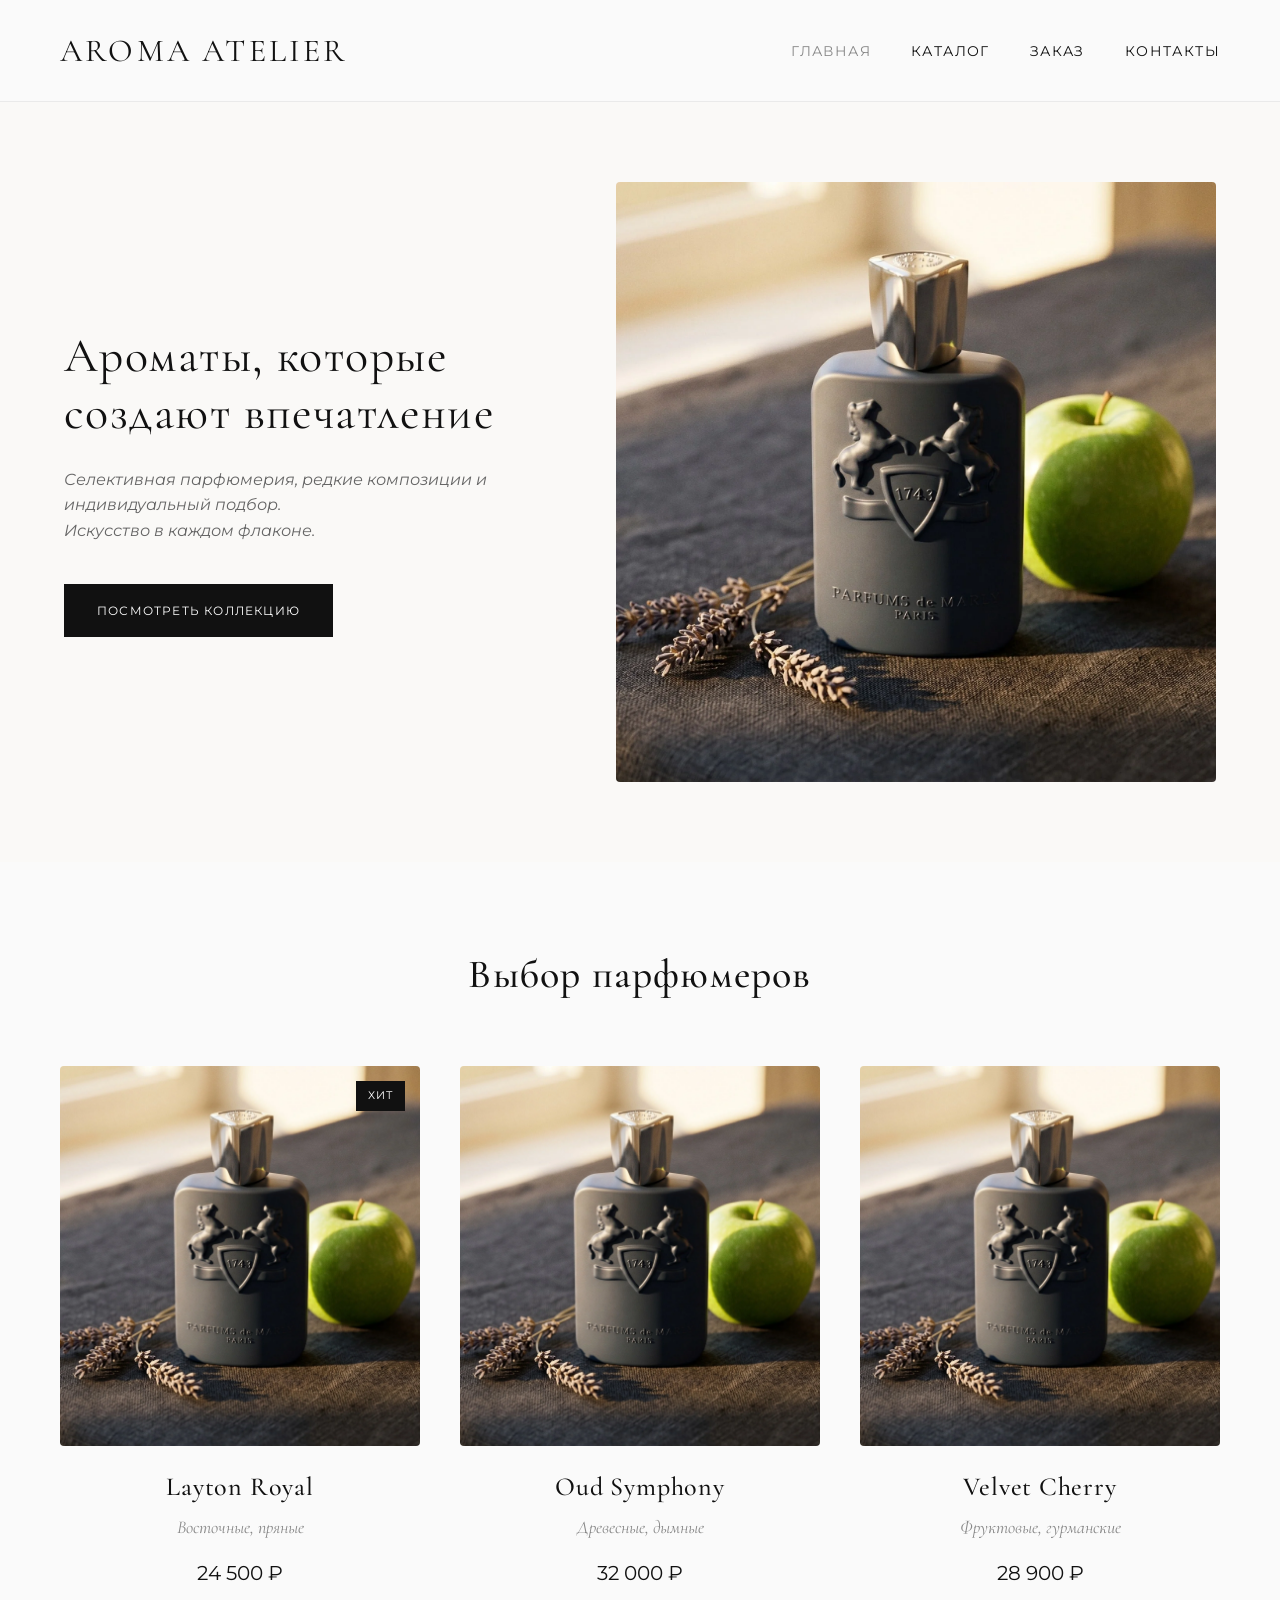
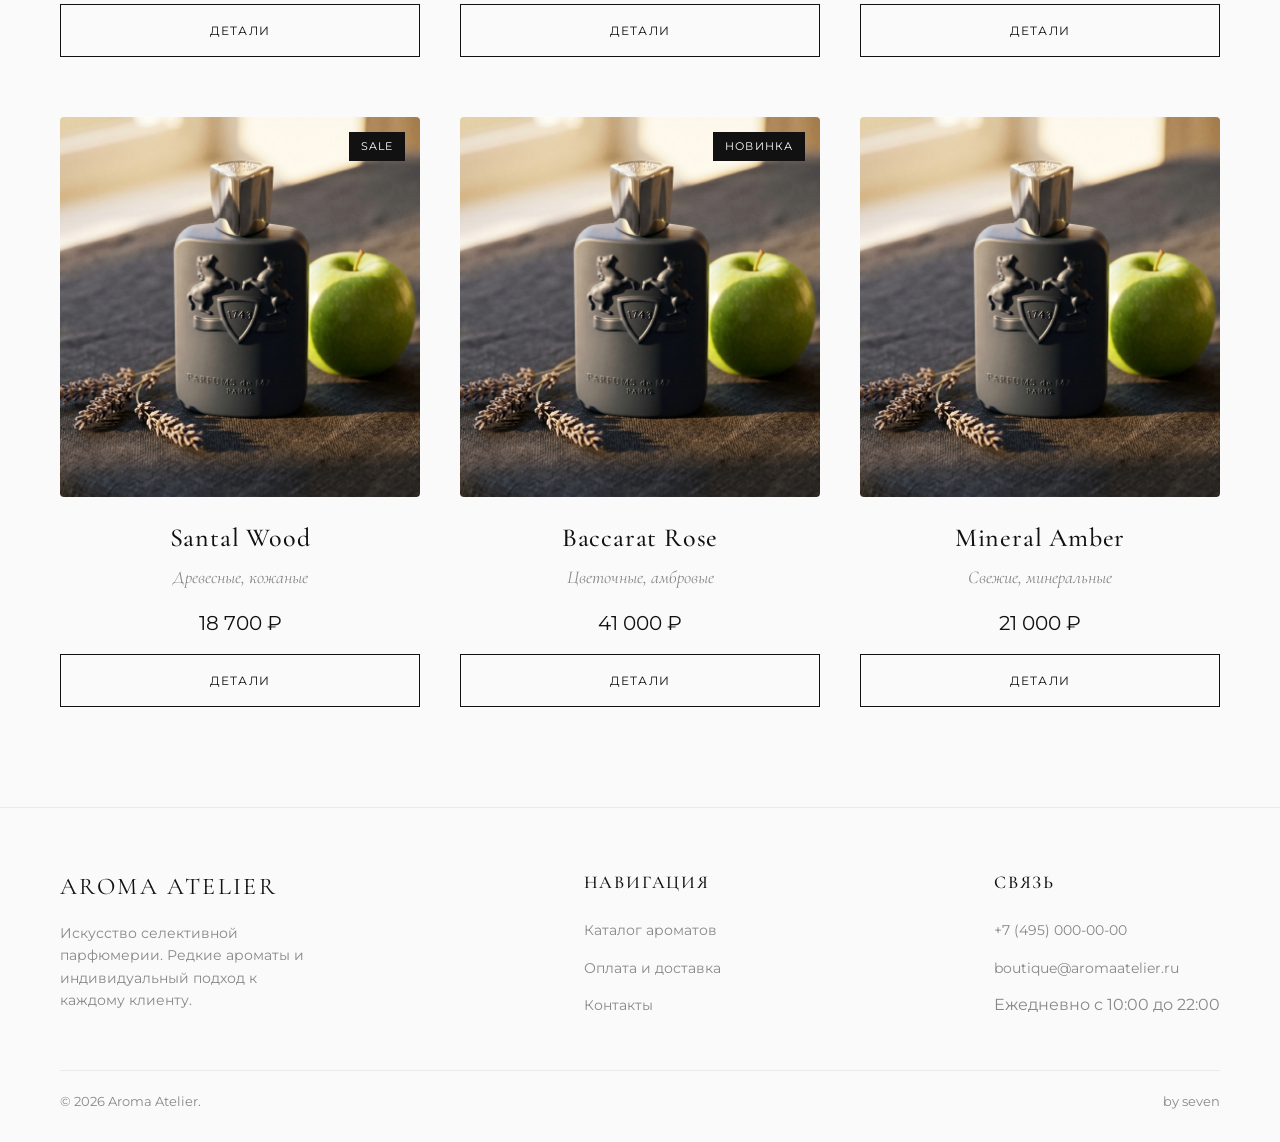
<file: index.html>
<!DOCTYPE html>
<html lang="ru">
<head>
  <meta charset="UTF-8">
  <title>Aroma Atelier — Бутик нишевой парфюмерии</title>
  <meta name="viewport" content="width=device-width, initial-scale=1">
  <meta name="viewport" content="width=device-width, initial-scale=1.0">
  <link rel="stylesheet" href="css/style.css">
  <link rel="stylesheet" href="css/responsive.css">
</head>
<body>

  <header class="header">
    <div class="container header-inner">
      <a href="index.html" class="logo">Aroma Atelier</a>
      <nav>
        <ul class="nav-list">
          <li><a href="index.html" class="nav-link active">Главная</a></li>
          <li><a href="catalog.html" class="nav-link">Каталог</a></li>
          <li><a href="order.html" class="nav-link">Заказ</a></li>
          <li><a href="contacts.html" class="nav-link">Контакты</a></li>
        </ul>
      </nav>
    </div>
  </header>

  <main class="main-content">
    
    
  <section class="hero">
    <div class="hero-content">
      <h1>Ароматы, которые<br>создают впечатление</h1>
      <p>Селективная парфюмерия, редкие композиции и индивидуальный подбор. <br>Искусство в каждом флаконе.</p>
      <a href="#" class="btn">ПОСМОТРЕТЬ КОЛЛЕКЦИЮ</a>
    </div>
    
    <div class="hero-image">
      <img 
        src="images/layton-hero.webp" 
        srcset="images/layton-hero.webp 400w, images/layton-hero.webp 1200w"
        sizes="(max-width: 768px) 100vw, 50vw"
        alt="Флакон Parfums de Marly Layton">
    </div>
  </section>
  


    <section class="section">
      <div class="container">
        <h2 class="section-title">Выбор парфюмеров</h2>
        <div class="products-grid">
          <!-- Карточка 1 -->
          <article class="product-card">
            <span class="badge">Хит</span>
            <img src="images/layton-hero.webp" alt="Layton Royal" class="card-img">
            <div class="card-content">
              <h3 class="card-title">Layton Royal</h3>
              <p class="card-category">Восточные, пряные</p>
              <span class="card-price">24 500 ₽</span>
              <a href="product.html" class="btn btn-outline">Детали</a>
            </div>
          </article>

          <!-- Карточка 2 -->
          <article class="product-card">
            <img src="images/layton-hero.webp" alt="Oud Symphony" class="card-img">
            <div class="card-content">
              <h3 class="card-title">Oud Symphony</h3>
              <p class="card-category">Древесные, дымные</p>
              <span class="card-price">32 000 ₽</span>
              <a href="product.html" class="btn btn-outline">Детали</a>
            </div>
          </article>

          <!-- Карточка 3 -->
          <article class="product-card">
            <img src="images/layton-hero.webp" alt="Velvet Cherry" class="card-img">
            <div class="card-content">
              <h3 class="card-title">Velvet Cherry</h3>
              <p class="card-category">Фруктовые, гурманские</p>
              <span class="card-price">28 900 ₽</span>
              <a href="product.html" class="btn btn-outline">Детали</a>
            </div>
          </article>

          <!-- Карточка 4 -->
          <article class="product-card">
            <span class="badge">Sale</span>
            <img src="images/layton-hero.webp" alt="Santal Wood" class="card-img">
            <div class="card-content">
              <h3 class="card-title">Santal Wood</h3>
              <p class="card-category">Древесные, кожаные</p>
              <span class="card-price">18 700 ₽</span>
              <a href="product.html" class="btn btn-outline">Детали</a>
            </div>
          </article>

          <!-- Карточка 5 -->
          <article class="product-card">
            <span class="badge">Новинка</span>
            <img src="images/layton-hero.webp" alt="Baccarat Rose" class="card-img">
            <div class="card-content">
              <h3 class="card-title">Baccarat Rose</h3>
              <p class="card-category">Цветочные, амбровые</p>
              <span class="card-price">41 000 ₽</span>
              <a href="product.html" class="btn btn-outline">Детали</a>
            </div>
          </article>

          <!-- Карточка 6 -->
          <article class="product-card">
            <img src="images/layton-hero.webp" alt="Mineral Amber" class="card-img">
            <div class="card-content">
              <h3 class="card-title">Mineral Amber</h3>
              <p class="card-category">Свежие, минеральные</p>
              <span class="card-price">21 000 ₽</span>
              <a href="product.html" class="btn btn-outline">Детали</a>
            </div>
          </article>
        </div>
      </div>
    </section>
  </main>

  <footer class="footer">
  <div class="container footer-grid">
    <div class="footer-col">
      <a href="index.html" class="logo" style="font-size: 24px; margin-bottom: 15px; display: inline-block;">Aroma Atelier</a>
      <p style="color: var(--color-gray); font-size: 14px; max-width: 250px;">Искусство селективной парфюмерии. Редкие ароматы и индивидуальный подход к каждому клиенту.</p>
    </div>
    
    <div class="footer-col">
      <h4 class="footer-title">Навигация</h4>
      <ul class="footer-list">
        <li><a href="catalog.html">Каталог ароматов</a></li>
        <li><a href="order.html">Оплата и доставка</a></li>
        <li><a href="contacts.html">Контакты</a></li>
      </ul>
    </div>

    <div class="footer-col">
      <h4 class="footer-title">Связь</h4>
      <ul class="footer-list">
        <li><a href="tel:+74950000000">+7 (495) 000-00-00</a></li>
        <li><a href="mailto:boutique@aromaatelier.ru">boutique@aromaatelier.ru</a></li>
        <li style="margin-top: 10px; color: var(--color-gray);">Ежедневно с 10:00 до 22:00</li>
      </ul>
    </div>
  </div>
  
  <div class="container">
    <div class="footer-bottom">
      <p>&copy; 2026 Aroma Atelier.</p>
      <p>by seven</p>
    </div>
  </div>
</footer>

</body>
</html>
</file>
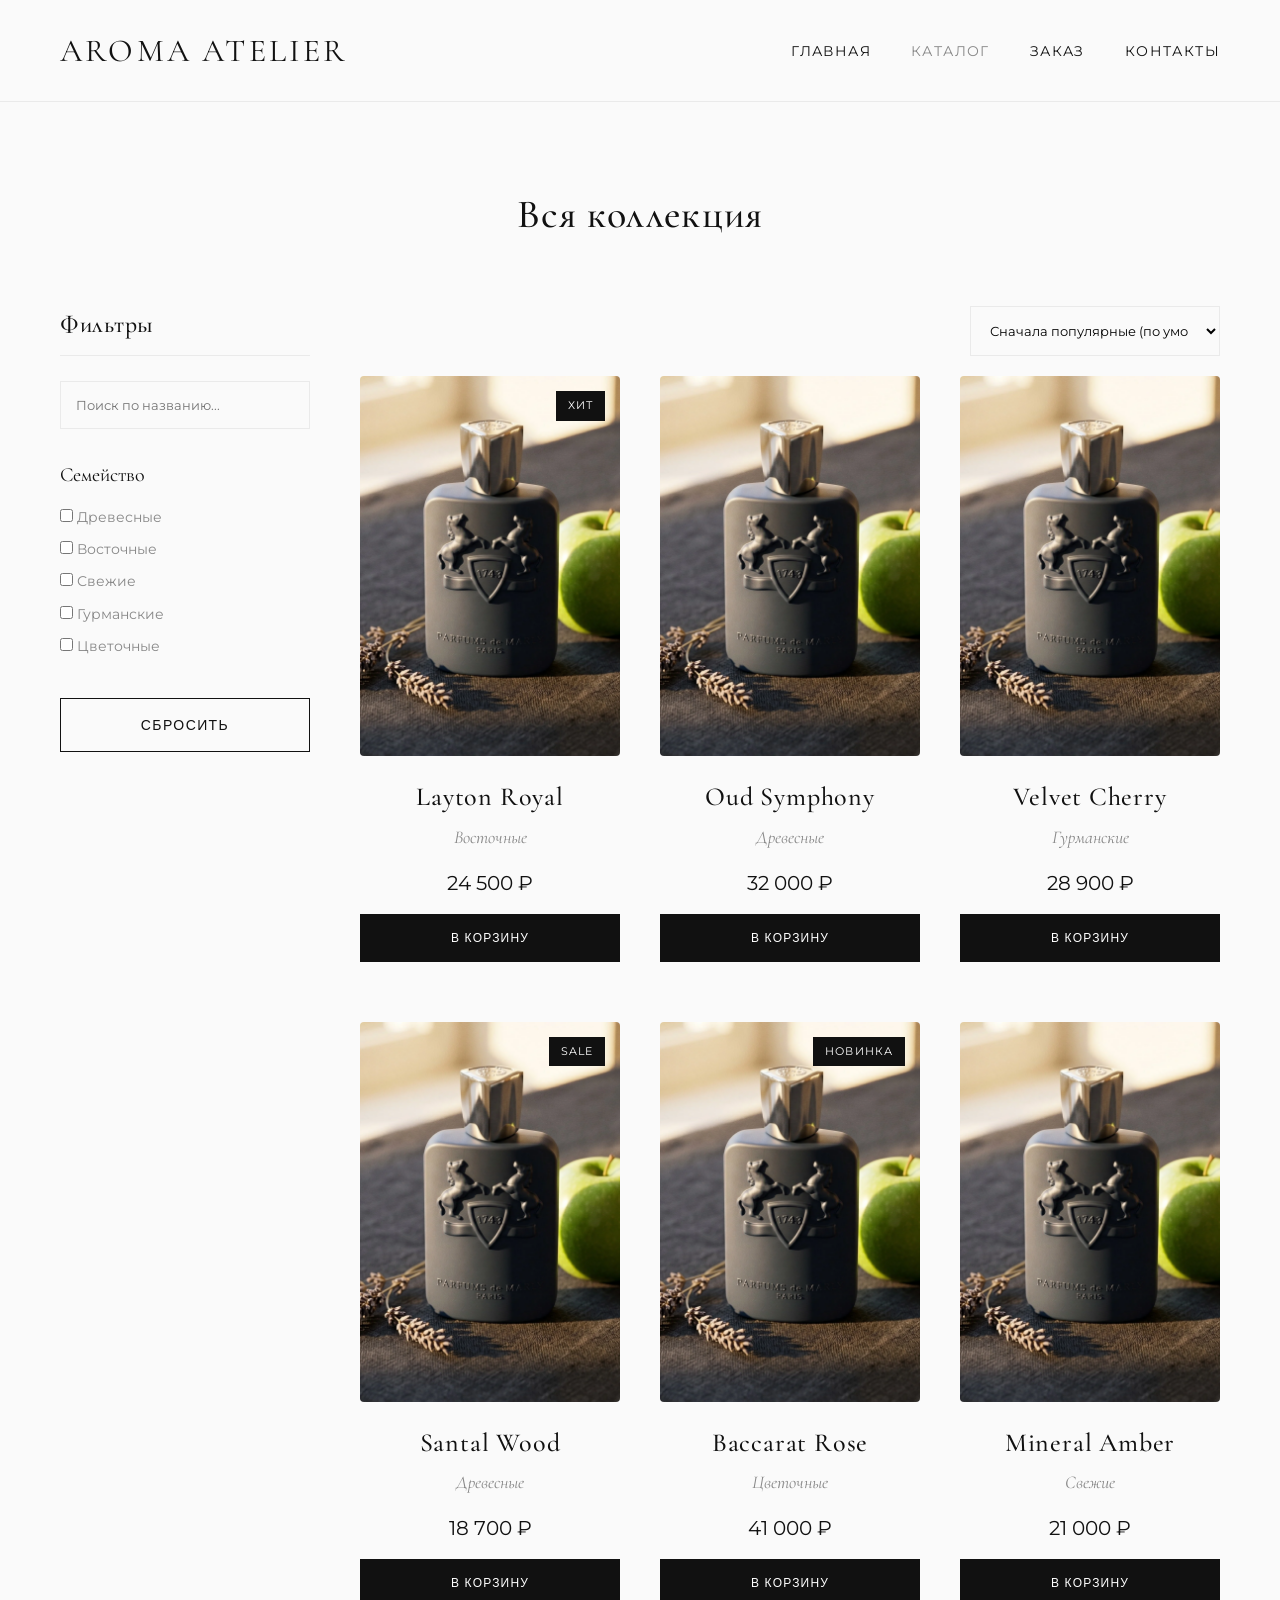
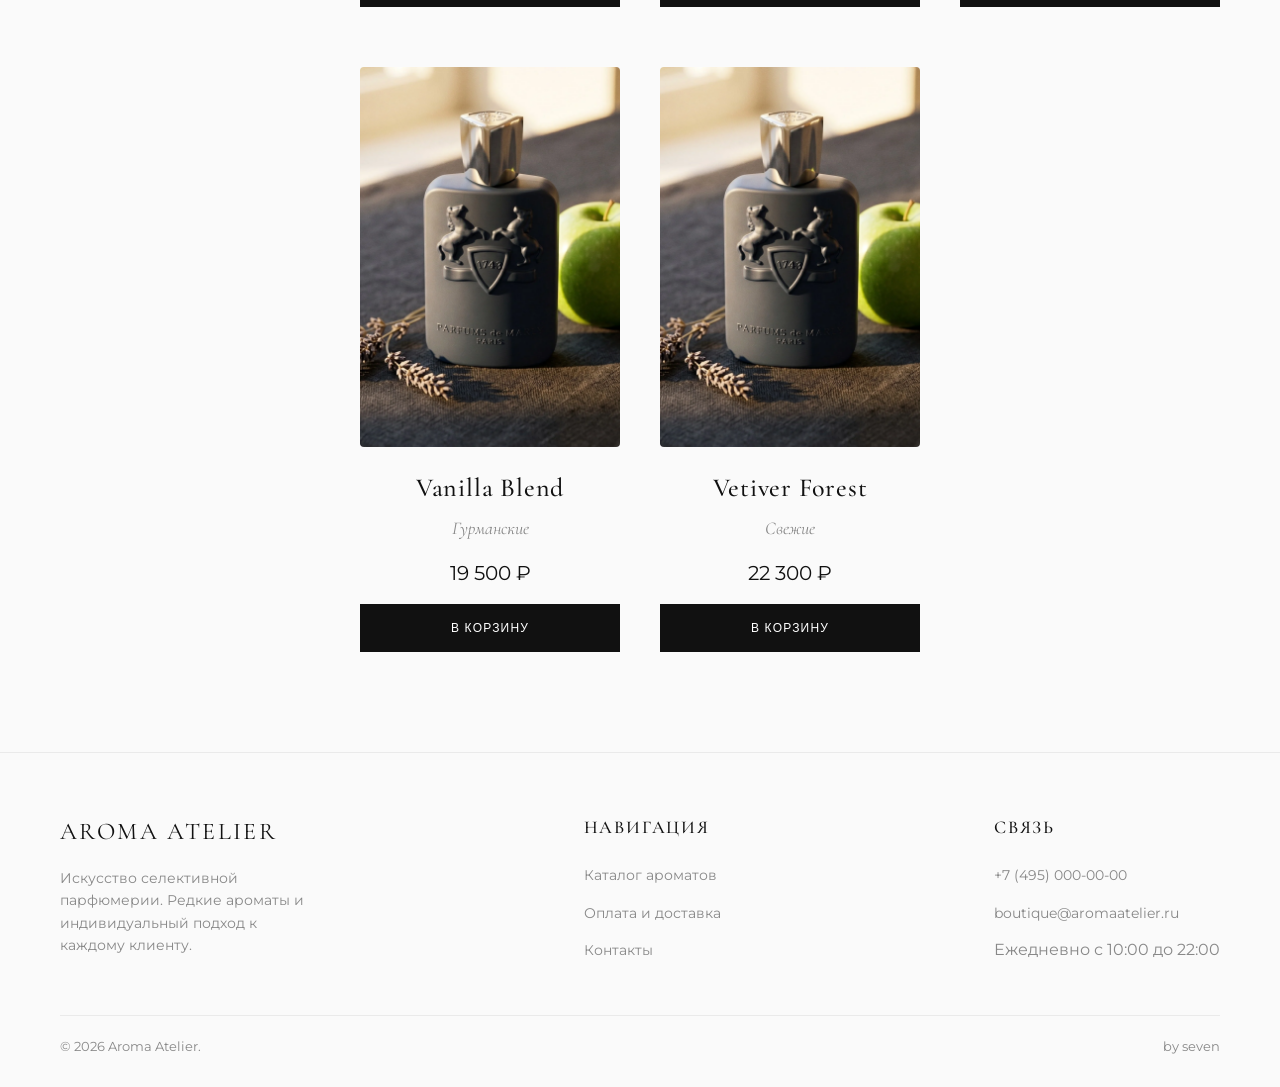
<file: catalog.html>
<!DOCTYPE html>
<html lang="ru">
<head>
  <meta charset="UTF-8">
  <meta name="viewport" content="width=device-width, initial-scale=1">
  <title>Каталог — Aroma Atelier</title>
  <link rel="stylesheet" href="css/style.css">
  <link rel="stylesheet" href="css/responsive.css">
</head>
<body>

  <header class="header">
    <div class="container header-inner">
      <a href="index.html" class="logo">Aroma Atelier</a>
      <nav>
        <ul class="nav-list">
          <li><a href="index.html" class="nav-link">Главная</a></li>
          <li><a href="catalog.html" class="nav-link active">Каталог</a></li>
          <li><a href="order.html" class="nav-link">Заказ</a></li>
          <li><a href="contacts.html" class="nav-link">Контакты</a></li>
        </ul>
      </nav>
    </div>
  </header>

  <main class="main-content">
    <div class="container section">
      <h1 class="section-title">Вся коллекция</h1>
      
      <div class="catalog-layout">
        <aside class="sidebar">
          <h2 class="sidebar-title">Фильтры</h2>
          <div style="margin-bottom: 30px;">
            <input type="text" id="searchInput" class="form-control" placeholder="Поиск по названию...">
          </div>
          <form>
            <fieldset class="filter-group">
              <legend class="filter-legend">Семейство</legend>
              <label class="checkbox-label"><input type="checkbox"> Древесные</label>
              <label class="checkbox-label"><input type="checkbox"> Восточные</label>
              <label class="checkbox-label"><input type="checkbox"> Свежие</label>
              <label class="checkbox-label"><input type="checkbox"> Гурманские</label>
              <label class="checkbox-label"><input type="checkbox"> Цветочные</label>
            </fieldset>
            <button type="reset" class="btn btn-outline btn-large">Сбросить</button>
          </form>
        </aside>

        <div class="catalog-content" style="flex: 1;">
    
          <!-- Блок сортировки -->
          <div style="display: flex; justify-content: flex-end; margin-bottom: 20px;">
            <select id="sortSelect" class="form-control" style="width: 250px;">
              <option value="default">Сначала популярные (по умолчанию)</option>
              <option value="cheap">Сначала дешевые</option>
              <option value="expensive">Сначала дорогие</option>
            </select>
          </div>
          
          <!-- сетка товаров -->
          <div class="catalog-grid">
          </div>

        </div>
      </div>
    </div>
  </main>

  <footer class="footer">
    <div class="container footer-grid">
      <div class="footer-col">
        <a href="index.html" class="logo" style="font-size: 24px; margin-bottom: 15px; display: inline-block;">Aroma Atelier</a>
        <p style="color: var(--color-gray); font-size: 14px; max-width: 250px;">Искусство селективной парфюмерии. Редкие ароматы и индивидуальный подход к каждому клиенту.</p>
      </div>
      
      <div class="footer-col">
        <h4 class="footer-title">Навигация</h4>
        <ul class="footer-list">
          <li><a href="catalog.html">Каталог ароматов</a></li>
          <li><a href="order.html">Оплата и доставка</a></li>
          <li><a href="contacts.html">Контакты</a></li>
        </ul>
      </div>

      <div class="footer-col">
        <h4 class="footer-title">Связь</h4>
        <ul class="footer-list">
          <li><a href="tel:+74950000000">+7 (495) 000-00-00</a></li>
          <li><a href="mailto:boutique@aromaatelier.ru">boutique@aromaatelier.ru</a></li>
          <li style="margin-top: 10px; color: var(--color-gray);">Ежедневно с 10:00 до 22:00</li>
        </ul>
      </div>
    </div>
    
    <div class="container">
      <div class="footer-bottom">
        <p>&copy; 2026 Aroma Atelier.</p>
        <p>by seven</p>
      </div>
    </div>
  </footer>

  <script src="js/data.js"></script>
  <script src="js/catalog.js"></script>
</body>
</html>
</file>
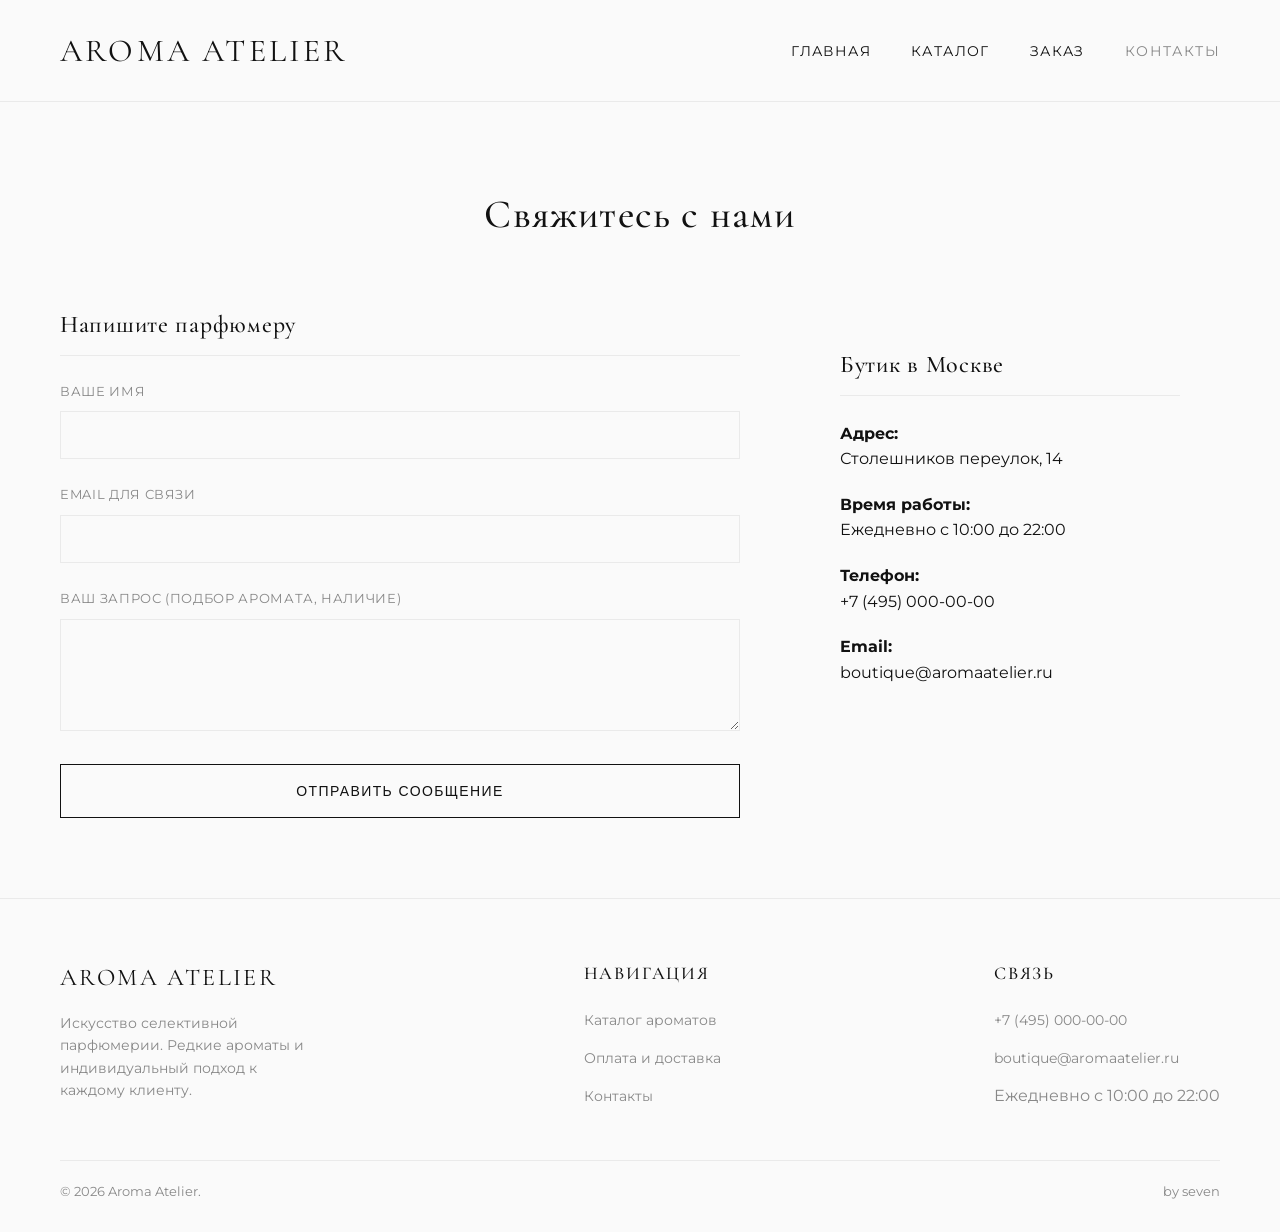
<file: contacts.html>
<!DOCTYPE html>
<html lang="ru">
<head>
  <meta charset="UTF-8">
  <meta name="viewport" content="width=device-width, initial-scale=1">
  <title>Контакты — Aroma Atelier</title>
  <link rel="stylesheet" href="css/style.css">
  <link rel="stylesheet" href="css/responsive.css">
</head>
<body>

  <header class="header">
    <div class="container header-inner">
      <a href="index.html" class="logo">Aroma Atelier</a>
      <nav>
        <ul class="nav-list">
          <li><a href="index.html" class="nav-link">Главная</a></li>
          <li><a href="catalog.html" class="nav-link">Каталог</a></li>
          <li><a href="order.html" class="nav-link">Заказ</a></li>
          <li><a href="contacts.html" class="nav-link active">Контакты</a></li>
        </ul>
      </nav>
    </div>
  </header>

  <main class="main-content">
    <div class="container section">
      <h1 class="section-title">Свяжитесь с нами</h1>
      
      <div class="split-layout">
        <div class="split-main">
          <h2 class="sidebar-title">Напишите парфюмеру</h2>
          <form>
            <div class="form-group">
              <label class="form-label" for="contact-name">Ваше имя</label>
              <input type="text" id="contact-name" class="form-control" required>
            </div>
            <div class="form-group">
              <label class="form-label" for="contact-email">Email для связи</label>
              <input type="email" id="contact-email" class="form-control" required>
            </div>
            <div class="form-group">
              <label class="form-label" for="message">Ваш запрос (подбор аромата, наличие)</label>
              <textarea id="message" class="form-control" rows="5" required></textarea>
            </div>
            <button type="submit" class="btn btn-outline btn-large">Отправить сообщение</button>
          </form>
        </div>

        <aside class="split-sidebar" style="background: transparent; border: none;">
          <h3 class="sidebar-title">Бутик в Москве</h3>
          <p style="margin-bottom: 20px;"><strong>Адрес:</strong><br>Столешников переулок, 14</p>
          <p style="margin-bottom: 20px;"><strong>Время работы:</strong><br>Ежедневно с 10:00 до 22:00</p>
          <p style="margin-bottom: 20px;"><strong>Телефон:</strong><br>+7 (495) 000-00-00</p>
          <p><strong>Email:</strong><br>boutique@aromaatelier.ru</p>
        </aside>
      </div>

    </div>
  </main>

  <footer class="footer">
    <div class="container footer-grid">
      <div class="footer-col">
        <a href="index.html" class="logo" style="font-size: 24px; margin-bottom: 15px; display: inline-block;">Aroma Atelier</a>
        <p style="color: var(--color-gray); font-size: 14px; max-width: 250px;">Искусство селективной парфюмерии. Редкие ароматы и индивидуальный подход к каждому клиенту.</p>
      </div>
      
      <div class="footer-col">
        <h4 class="footer-title">Навигация</h4>
        <ul class="footer-list">
          <li><a href="catalog.html">Каталог ароматов</a></li>
          <li><a href="order.html">Оплата и доставка</a></li>
          <li><a href="contacts.html">Контакты</a></li>
        </ul>
      </div>

      <div class="footer-col">
        <h4 class="footer-title">Связь</h4>
        <ul class="footer-list">
          <li><a href="tel:+74950000000">+7 (495) 000-00-00</a></li>
          <li><a href="mailto:boutique@aromaatelier.ru">boutique@aromaatelier.ru</a></li>
          <li style="margin-top: 10px; color: var(--color-gray);">Ежедневно с 10:00 до 22:00</li>
        </ul>
      </div>
    </div>
    
    <div class="container">
      <div class="footer-bottom">
        <p>&copy; 2026 Aroma Atelier.</p>
        <p>by seven</p>
      </div>
    </div>
  </footer>

</body>
</html>
</file>
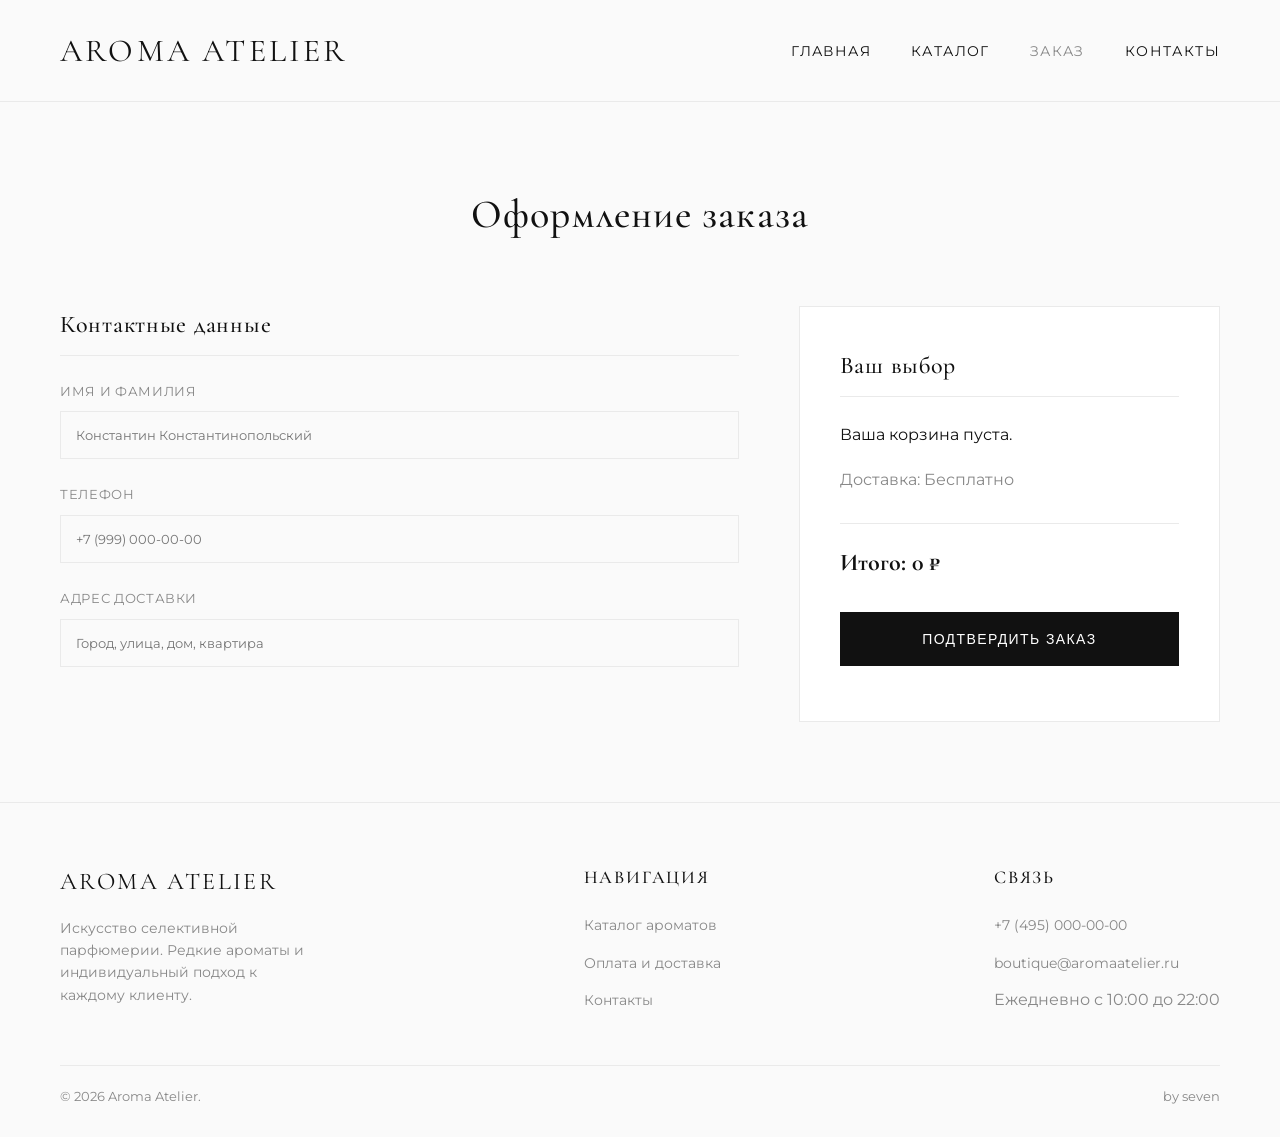
<file: order.html>
<!DOCTYPE html>
<html lang="ru">
<head>
  <meta charset="UTF-8">
  <title>Оформление заказа — Aroma Atelier</title>
  <meta name="viewport" content="width=device-width, initial-scale=1">
  <link rel="stylesheet" href="css/style.css">
  <link rel="stylesheet" href="css/responsive.css">
</head>
<body>

  <header class="header">
    <div class="container header-inner">
      <a href="index.html" class="logo">Aroma Atelier</a>
      <nav>
        <ul class="nav-list">
          <li><a href="index.html" class="nav-link">Главная</a></li>
          <li><a href="catalog.html" class="nav-link">Каталог</a></li>
          <li><a href="order.html" class="nav-link active">Заказ</a></li>
          <li><a href="contacts.html" class="nav-link">Контакты</a></li>
        </ul>
      </nav>
    </div>
  </header>

  <main class="main-content">
    <div class="container section">
      <h1 class="section-title">Оформление заказа</h1>
      
      <!-- Добавили ID для скрипта и novalidate, чтобы отключить встроенные подсказки браузера -->
      <form id="orderForm" class="split-layout" novalidate>
        <div class="split-main">
          <h2 class="sidebar-title">Контактные данные</h2>
          
          <div class="form-group">
            <label class="form-label" for="name">Имя и Фамилия</label>
            <input type="text" id="name" class="form-control" placeholder="Константин Константинопольский">
            <!-- Контейнер для ошибки -->
            <div id="nameError" class="error-text" style="color: red; font-size: 12px; margin-top: 5px;"></div>
          </div>
          
          <div class="form-group">
            <label class="form-label" for="phone">Телефон</label>
            <input type="tel" id="phone" class="form-control" placeholder="+7 (999) 000-00-00">
            <!-- Контейнер для ошибки -->
            <div id="phoneError" class="error-text" style="color: red; font-size: 12px; margin-top: 5px;"></div>
          </div>
          
          <div class="form-group">
            <label class="form-label" for="address">Адрес доставки</label>
            <input type="text" id="address" class="form-control" placeholder="Город, улица, дом, квартира">
            <!-- Контейнер для ошибки -->
            <div id="addressError" class="error-text" style="color: red; font-size: 12px; margin-top: 5px;"></div>
          </div> 
        </div>

        <aside class="split-sidebar">
          <h3 class="sidebar-title">Ваш выбор</h3>
          
          <!-- контейнер для списка товаров -->
          <div id="cartItemsList" style="margin-bottom: 20px;">

          </div>
          
          <p style="color: var(--color-gray); margin-bottom: 30px;">Доставка: Бесплатно</p>
          
          <!-- финальная сумма -->
          <p id="cartTotalSum" style="font-size: 24px; font-weight: bold; font-family: var(--font-heading); border-top: 1px solid var(--color-border); padding-top: 20px; margin-bottom: 30px;">
            Итого: 0 ₽
          </p>
          
          <button type="submit" class="btn btn-primary btn-large">Подтвердить заказ</button>
          <div id="successMessage" style="color: green; font-weight: bold; margin-top: 15px; text-align: center;"></div>
        </aside>
      </form>
    </div>
  </main>

  <footer class="footer">
    <div class="container footer-grid">
      <div class="footer-col">
        <a href="index.html" class="logo" style="font-size: 24px; margin-bottom: 15px; display: inline-block;">Aroma Atelier</a>
        <p style="color: var(--color-gray); font-size: 14px; max-width: 250px;">Искусство селективной парфюмерии. Редкие ароматы и индивидуальный подход к каждому клиенту.</p>
      </div>
      
      <div class="footer-col">
        <h4 class="footer-title">Навигация</h4>
        <ul class="footer-list">
          <li><a href="catalog.html">Каталог ароматов</a></li>
          <li><a href="order.html">Оплата и доставка</a></li>
          <li><a href="contacts.html">Контакты</a></li>
        </ul>
      </div>

      <div class="footer-col">
        <h4 class="footer-title">Связь</h4>
        <ul class="footer-list">
          <li><a href="tel:+74950000000">+7 (495) 000-00-00</a></li>
          <li><a href="mailto:boutique@aromaatelier.ru">boutique@aromaatelier.ru</a></li>
          <li style="margin-top: 10px; color: var(--color-gray);">Ежедневно с 10:00 до 22:00</li>
        </ul>
      </div>
    </div>
    
    <div class="container">
      <div class="footer-bottom">
        <p>&copy; 2026 Aroma Atelier.</p>
        <p>by seven</p>
      </div>
    </div>
  </footer>

  <script src="js/validation.js"></script>
</body>
</html>
</file>
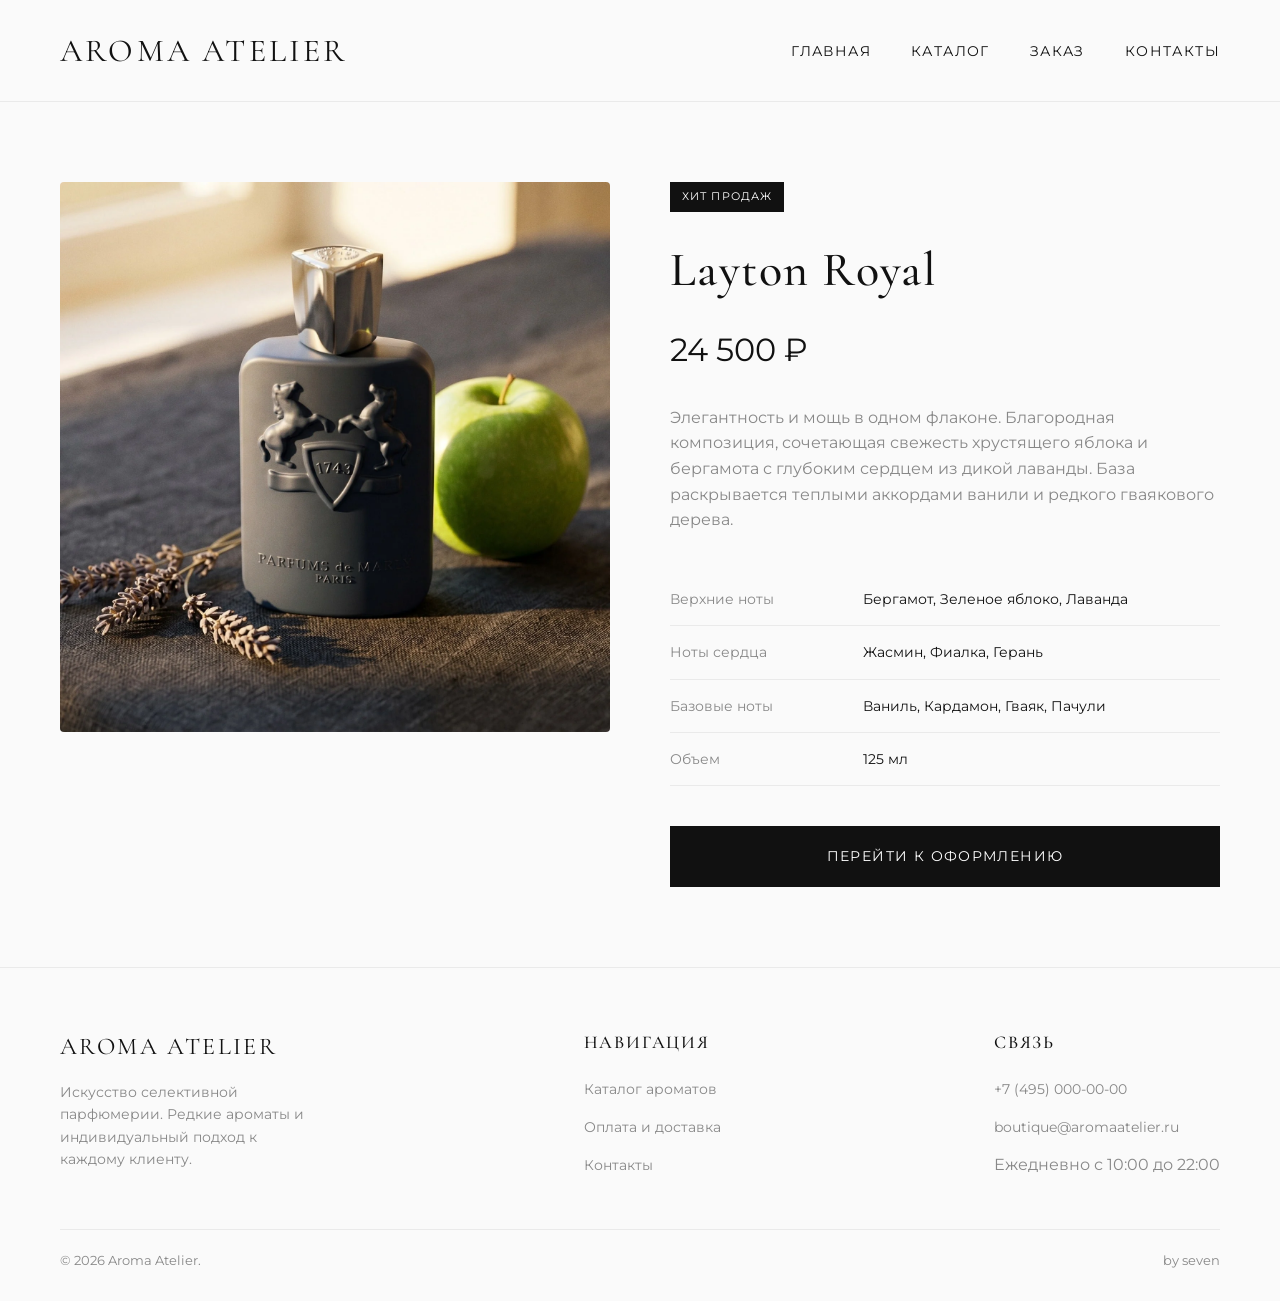
<file: product.html>
<!DOCTYPE html>
<html lang="ru">
<head>
  <meta charset="UTF-8">
  <title>Layton Royal — Aroma Atelier</title>
  <meta name="viewport" content="width=device-width, initial-scale=1">
  <link rel="stylesheet" href="css/style.css">
  <link rel="stylesheet" href="css/responsive.css">
</head>
<body>

  <header class="header">
    <div class="container header-inner">
      <a href="index.html" class="logo">Aroma Atelier</a>
      <nav>
        <ul class="nav-list">
          <li><a href="index.html" class="nav-link">Главная</a></li>
          <li><a href="catalog.html" class="nav-link">Каталог</a></li>
          <li><a href="order.html" class="nav-link">Заказ</a></li>
          <li><a href="contacts.html" class="nav-link">Контакты</a></li>
        </ul>
      </nav>
    </div>
  </header>

  <main class="main-content">
    <div class="container section">
      
      <div class="product-layout">
        <div class="product-gallery">
          <img src="images/layton-hero.webp" alt="Layton Royal 125ml" class="product-img-main">
        </div>

        <div class="product-info">
          <span class="badge" style="position: static; display: inline-block;">Хит продаж</span>
          <h1 class="product-title">Layton Royal</h1>
          <p class="product-price-large">24 500 ₽</p>
          <p class="product-description">Элегантность и мощь в одном флаконе. Благородная композиция, сочетающая свежесть хрустящего яблока и бергамота с глубоким сердцем из дикой лаванды. База раскрывается теплыми аккордами ванили и редкого гваякового дерева.</p>
          
          <div class="table-wrapper">
            <table class="product-table">
              <tbody>
                <tr>
                  <th>Верхние ноты</th>
                  <td>Бергамот, Зеленое яблоко, Лаванда</td>
                </tr>
                <tr>
                  <th>Ноты сердца</th>
                  <td>Жасмин, Фиалка, Герань</td>
                </tr>
                <tr>
                  <th>Базовые ноты</th>
                  <td>Ваниль, Кардамон, Гваяк, Пачули</td>
                </tr>
                <tr>
                  <th>Объем</th>
                  <td>125 мл</td>
                </tr>
              </tbody>
            </table>
          </div>

          <a href="order.html" class="btn btn-primary btn-large">Перейти к оформлению</a>
        </div>
      </div>

    </div>
  </main>

  <footer class="footer">
    <div class="container footer-grid">
      <div class="footer-col">
        <a href="index.html" class="logo" style="font-size: 24px; margin-bottom: 15px; display: inline-block;">Aroma Atelier</a>
        <p style="color: var(--color-gray); font-size: 14px; max-width: 250px;">Искусство селективной парфюмерии. Редкие ароматы и индивидуальный подход к каждому клиенту.</p>
      </div>
      
      <div class="footer-col">
        <h4 class="footer-title">Навигация</h4>
        <ul class="footer-list">
          <li><a href="catalog.html">Каталог ароматов</a></li>
          <li><a href="order.html">Оплата и доставка</a></li>
          <li><a href="contacts.html">Контакты</a></li>
        </ul>
      </div>

      <div class="footer-col">
        <h4 class="footer-title">Связь</h4>
        <ul class="footer-list">
          <li><a href="tel:+74950000000">+7 (495) 000-00-00</a></li>
          <li><a href="mailto:boutique@aromaatelier.ru">boutique@aromaatelier.ru</a></li>
          <li style="margin-top: 10px; color: var(--color-gray);">Ежедневно с 10:00 до 22:00</li>
        </ul>
      </div>
    </div>
    
    <div class="container">
      <div class="footer-bottom">
        <p>&copy; 2026 Aroma Atelier.</p>
        <p>by seven</p>
      </div>
    </div>
  </footer>

</body>
</html>
</file>
<file: css/style.css>
@import url('https://fonts.googleapis.com/css2?family=Cormorant+Garamond:ital,wght@0,400;0,500;0,600;1,400&family=Montserrat:wght@300;400;500&display=swap');

:root {
  --color-bg: #FAFAFA;
  --color-dark: #111111;
  --color-gray: #888888;
  --color-border: #EAEAEA;
  --color-accent: #666666;
  --font-heading: 'Cormorant Garamond', serif;
  --font-text: 'Montserrat', sans-serif;
}

* {
  margin: 0;
  padding: 0;
  box-sizing: border-box;
}

html {
  overflow-y: scroll;
}

body {
  background-color: var(--color-bg);
  font-family: var(--font-text);
  color: var(--color-dark);
  line-height: 1.6;
  display: flex;
  flex-direction: column;
  min-height: 100vh;
}

h1, h2, h3, h4, h5, h6 {
  font-family: var(--font-heading);
  font-weight: 500;
  letter-spacing: 0.03em;
}

img {
  max-width: 100%;
  height: auto;
}

.main-content {
  flex-grow: 1;
}

.container {
  max-width: 1200px;
  margin: 0 auto;
  padding: 0 20px;
  box-sizing: border-box;
}

.section {
  padding-top: 80px;
  padding-bottom: 80px;
}

/* --- ШАПКА --- */
.header {
  background-color: var(--color-bg);
  border-bottom: 1px solid var(--color-border);
  padding: 25px 0;
}

.header-inner {
  display: flex;
  justify-content: space-between;
  align-items: center;
}

.logo {
  font-family: var(--font-heading);
  font-size: 32px;
  text-transform: uppercase;
  letter-spacing: 0.1em;
  text-decoration: none;
  color: var(--color-dark);
}

.nav-list {
  display: flex;
  gap: 40px;
  list-style: none;
}

.nav-link {
  text-decoration: none;
  color: var(--color-dark);
  font-size: 14px;
  text-transform: uppercase;
  letter-spacing: 0.1em;
  transition: color 0.3s;
  position: relative;
}

.nav-link:hover, .nav-link.active {
  color: var(--color-gray);
}

/* --- КНОПКИ --- */
.btn {
  display: inline-block;
  padding: 16px 32px;
  border: 1px solid var(--color-dark);
  background-color: var(--color-dark); 
  color: #fff;
  text-transform: uppercase;
  font-size: 12px;
  letter-spacing: 0.1em;
  text-decoration: none;
  cursor: pointer;
  transition: all 0.4s ease;
  text-align: center;
}

.btn:hover {
  background-color: transparent;
  color: var(--color-dark);
}

.btn-primary {
  background-color: var(--color-dark);
  color: #fff;
}

.btn-primary:hover {
  background-color: transparent;
  color: var(--color-dark);
}

.btn-outline {
  background-color: transparent;
  color: var(--color-dark);
}

.btn-outline:hover {
  background-color: var(--color-dark);
  color: #fff;
}

.btn-large {
  width: 100%;
  padding: 18px;
  font-size: 14px;
}

/* --- HERO БЛОК  --- */
.hero {
  display: flex;
  align-items: center;
  justify-content: space-between;
  padding: 80px 5%;
  background-color: #faf9f7;
}

.hero-content {
  flex: 1;
  max-width: 500px;
}

.hero-content h1 {
  font-family: var(--font-heading);
  font-size: 48px;
  font-weight: normal;
  line-height: 1.2;
  margin-bottom: 24px;
}

.hero-content p {
  font-style: italic;
  color: #666;
  margin-bottom: 40px;
}

.hero-subtitle {
  font-family: var(--font-heading);
  font-style: italic;
  font-size: 26px;
  color: var(--color-gray);
  margin-bottom: 40px;
}

.hero-image {
  flex: 1;
  display: flex;
  justify-content: flex-end;
  max-width: 600px;
}

.hero-image img {
  border-radius: 4px;
}

/* --- СЕТКА ТОВАРОВ И КАРТОЧКИ --- */
.section-title {
  font-size: 40px;
  text-align: center;
  margin-bottom: 60px;
}

.products-grid {
  display: grid;
  grid-template-columns: repeat(3, 1fr);
  gap: 40px;
}

.product-card {
  position: relative;
  background: transparent;
  transition: transform 0.4s ease;
  
  display: flex;
  flex-direction: column;
  height: 100%;
}

@media (hover: hover) {
  .product-card:hover {
    transform: translateY(-8px);
  }
}

.badge {
  position: absolute;
  top: 15px;
  right: 15px;
  background-color: var(--color-dark);
  color: #fff;
  padding: 6px 12px;
  font-size: 11px;
  text-transform: uppercase;
  letter-spacing: 0.1em;
}

.card-img {
  width: 100%;
  height: 380px;
  object-fit: cover;
  border-radius: 4px;
  background-color: #F5F5F5;
}

.card-content {
  padding: 20px 0;
  text-align: center;
  
  display: flex;
  flex-direction: column;
  flex-grow: 1;
}

.card-content .btn {
  margin-top: auto;
}

.card-title {
  font-size: 26px;
  margin-bottom: 5px;
}

.card-category {
  font-family: var(--font-heading);
  font-style: italic;
  color: var(--color-gray);
  font-size: 18px;
  text-transform: none;
  letter-spacing: 0;
  margin-bottom: 15px;
}

.card-price {
  display: block;
  font-size: 20px;
  margin-bottom: 15px;
}

/* --- КАТАЛОГ --- */
.catalog-layout {
  display: flex;
  gap: 50px;
  align-items: flex-start;
}

.sidebar {
  flex: 0 0 250px;
}

.sidebar-title {
  font-size: 24px;
  margin-bottom: 25px;
  padding-bottom: 10px;
  border-bottom: 1px solid var(--color-border);
}

.filter-group {
  border: none;
  margin-bottom: 30px;
}

.filter-legend {
  font-family: var(--font-heading);
  font-size: 20px;
  margin-bottom: 15px;
}

.checkbox-label {
  display: block;
  margin-bottom: 10px;
  font-size: 14px;
  color: var(--color-gray);
  cursor: pointer;
}

.catalog-grid {
  flex: 1;
  display: grid;
  grid-template-columns: repeat(3, 1fr);
  gap: 40px;
}

/* --- СТРАНИЦА ТОВАРА --- */
.product-layout {
  display: flex;
  gap: 60px;
}

.product-gallery {
  flex: 1;
}

.product-img-main {
  width: 100%;
  border-radius: 4px;
  background: #F5F5F5;
}

.product-info {
  flex: 1;
}

.product-title {
  font-size: 48px;
  margin-bottom: 15px;
  margin-top: 20px;
}

.product-price-large {
  font-size: 32px;
  margin-bottom: 30px;
}

.product-description {
  font-size: 16px;
  color: var(--color-gray);
  margin-bottom: 40px;
}

.table-wrapper {
  margin-bottom: 40px;
}

.product-table {
  width: 100%;
  border-collapse: collapse;
}

.product-table th, .product-table td {
  padding: 15px 0;
  border-bottom: 1px solid var(--color-border);
  text-align: left;
  font-size: 14px;
}

.product-table th {
  color: var(--color-gray);
  font-weight: normal;
  width: 35%;
}

/* --- ФОРМЫ (ЗАКАЗ И КОНТАКТЫ) --- */
.split-layout {
  display: flex;
  gap: 60px;
}

.split-main {
  flex: 2;
}

.split-sidebar {
  flex: 1;
  background: #fff;
  padding: 40px;
  border: 1px solid var(--color-border);
}

.form-group {
  margin-bottom: 25px;
}

.form-label {
  display: block;
  margin-bottom: 10px;
  font-size: 13px;
  text-transform: uppercase;
  letter-spacing: 0.05em;
  color: var(--color-gray);
}

.form-control {
  width: 100%;
  padding: 15px;
  border: 1px solid var(--color-border);
  background: transparent;
  font-family: var(--font-text);
}

/* --- ПОДВАЛ --- */
footer, .footer {
  padding: 60px 0 30px;
  background-color: var(--color-bg);
  border-top: 1px solid var(--color-border);
}

.footer-grid {
  display: flex;
  justify-content: space-between;
  gap: 40px;
  margin-bottom: 40px;
}

.footer-title {
  font-size: 18px;
  margin-bottom: 20px;
  text-transform: uppercase;
  letter-spacing: 0.1em;
}

.footer-list {
  list-style: none;
  padding: 0;
  margin: 0;
}

.footer-list li {
  margin-bottom: 12px;
}

.footer-list a {
  text-decoration: none;
  color: var(--color-gray);
  font-size: 14px;
  transition: color 0.3s;
}

.footer-list a:hover {
  color: var(--color-accent);
}

.footer-bottom {
  display: flex;
  justify-content: space-between;
  border-top: 1px solid var(--color-border);
  padding-top: 20px;
  color: var(--color-gray);
  font-size: 13px;
}
</file>
<file: css/responsive.css>
/* Планшеты */
@media (max-width: 992px) {
  .products-grid, 
  .catalog-grid {
    grid-template-columns: repeat(2, 1fr); 
    gap: 30px; 
    width: 100%;
    box-sizing: border-box;
  }
  
  .catalog-layout,
  .product-layout,
  .split-layout {
    flex-direction: column;
    gap: 40px;
    align-items: stretch;
  }
  
  .sidebar, 
  .split-sidebar {
    flex: none;
    width: 100%; 
    box-sizing: border-box;
  }
}

/* Мобилка */
@media (max-width: 768px) {
  /* Шапка */
  .header-inner {
    flex-direction: column;
    gap: 15px;
  }
  
  .nav-list {
    flex-wrap: wrap;
    justify-content: center;
    gap: 15px;
  }
  
  
  .hero {
    flex-direction: column;
    text-align: center;
    padding: 40px 20px;
  }
  
  .hero-content {
    max-width: 100%;
    margin-bottom: 30px;
  }
  
  .hero-content h1 {
    font-size: 36px;
  }
  
  .hero-image {
    justify-content: center;
  }
  
  /* Сетки товаров */
  .products-grid, 
  .catalog-grid {
    grid-template-columns: 1fr;
  }
  
  .product-title {
    font-size: 32px;
  }
  
  .footer-grid {
    flex-direction: column;
    text-align: center;
    gap: 30px;
  }
  .footer-grid p {
    margin-left: auto;
    margin-right: auto; 
    text-align: center; 
  }
  
  .footer-bottom {
    flex-direction: column;
    align-items: center;
    text-align: center;
    gap: 15px;
  }


  /* КАТАЛОГ */  
  .section {
    padding-top: 40px;
    padding-bottom: 40px;
  }
  .section-title {
    margin-bottom: 30px; 
  }

  .catalog-layout {
    gap: 30px; 
  }

  .sidebar {
    padding: 0 20px 30px; 
    margin-bottom: 0;
    border-bottom: 1px solid var(--color-border);
  }

  .sidebar-title,
  .filter-legend {
    text-align: left;
    margin-bottom: 15px; 
  }

  .filter-group {
    display: flex;
    flex-direction: column;
    align-items: flex-start; 
    margin-bottom: 20px; 
  }

  .checkbox-label {
    width: 100%;
    padding: 10px 0;
    margin-bottom: 0;
  }

  .catalog-grid {
    display: grid;
    grid-template-columns: 1fr;
    gap: 40px; 
    width: 100%;
    padding: 0 15px;
    box-sizing: border-box;
  }

  .product-card {
    width: 100%;
    max-width: 100%;
  }

  .card-img {
    width: 100%;
    height: auto; 
    object-fit: cover;
  }


  /* --- ФОРМЫ (ЗАКАЗ И КОНТАКТЫ) --- */
  
  .split-layout {
    padding: 0 15px;
    gap: 40px;
  }

  .split-sidebar {
    padding: 30px 20px;
    width: 100%;
    box-sizing: border-box;
  }

  .form-control {
    padding: 12px;
  }

  .split-main h2, 
  .split-sidebar h2,
  .split-sidebar h3 {
    margin-bottom: 20px;
  }
}
</file>
